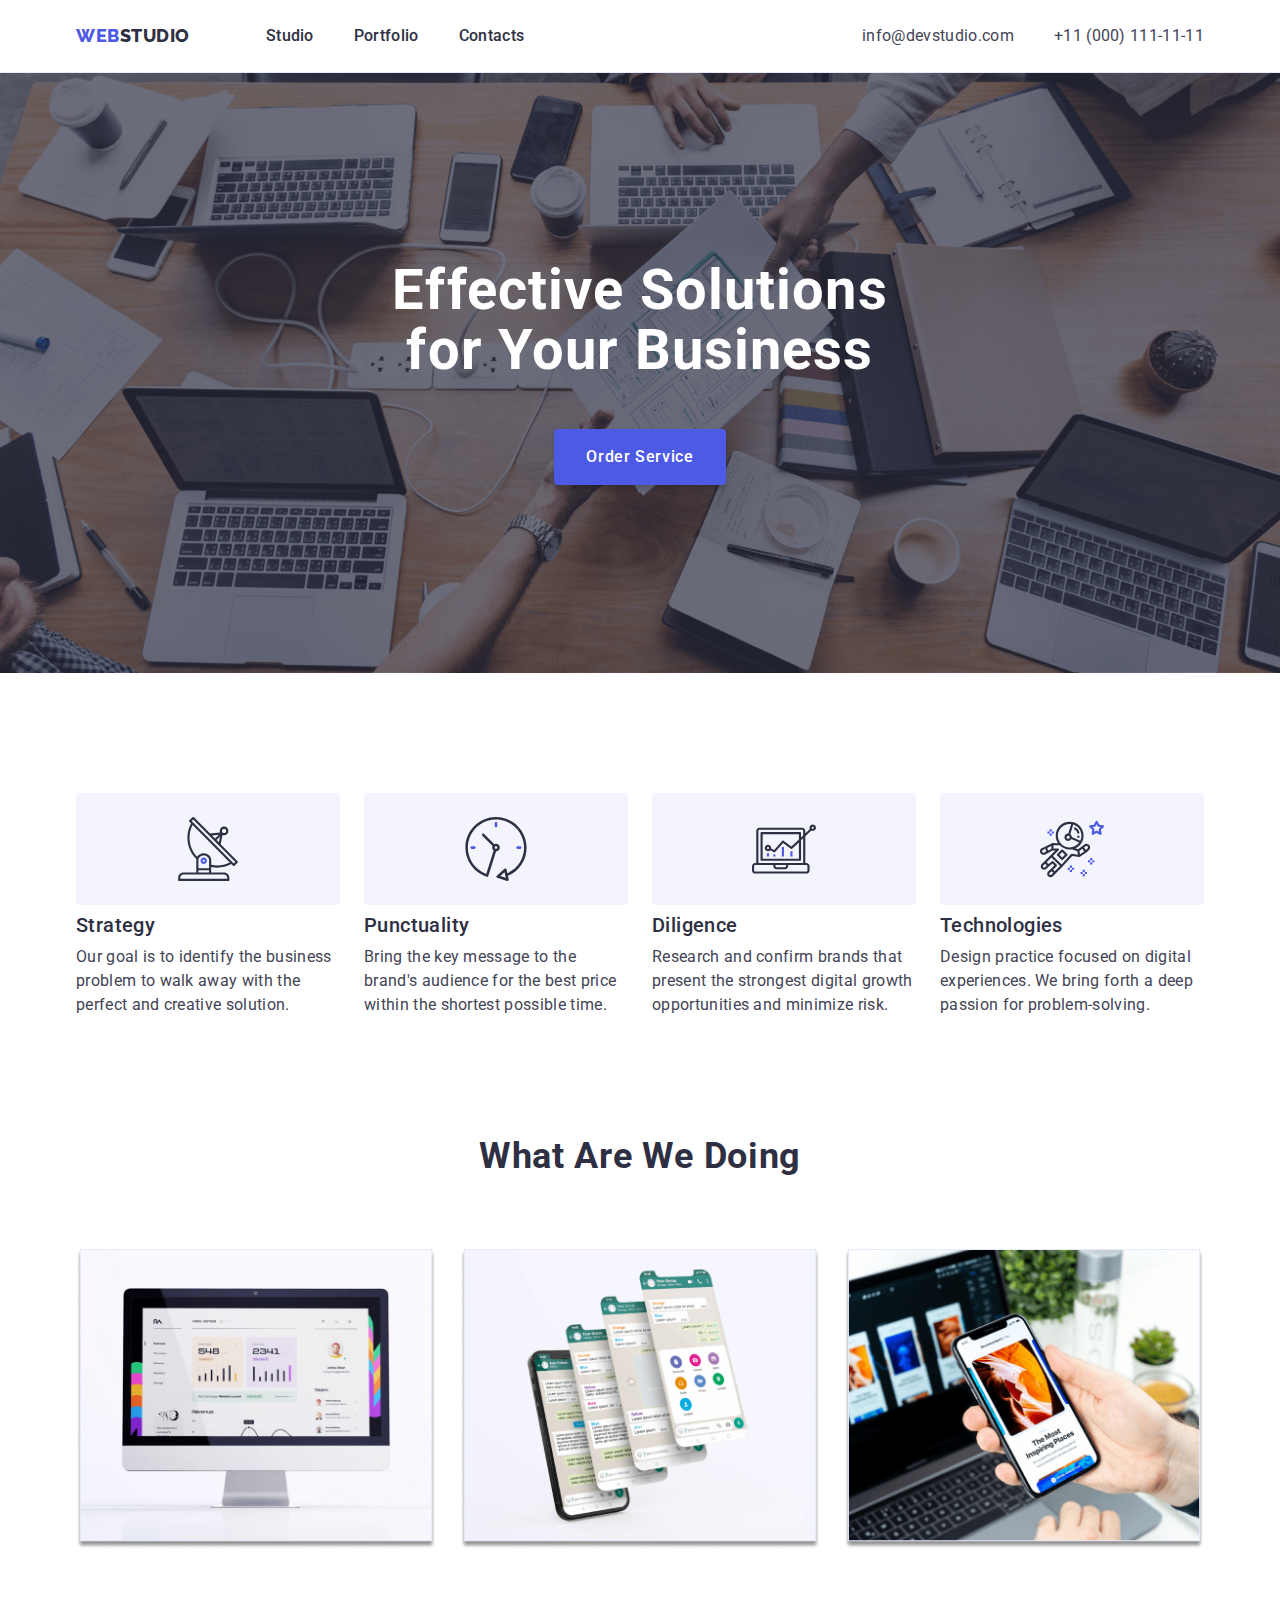
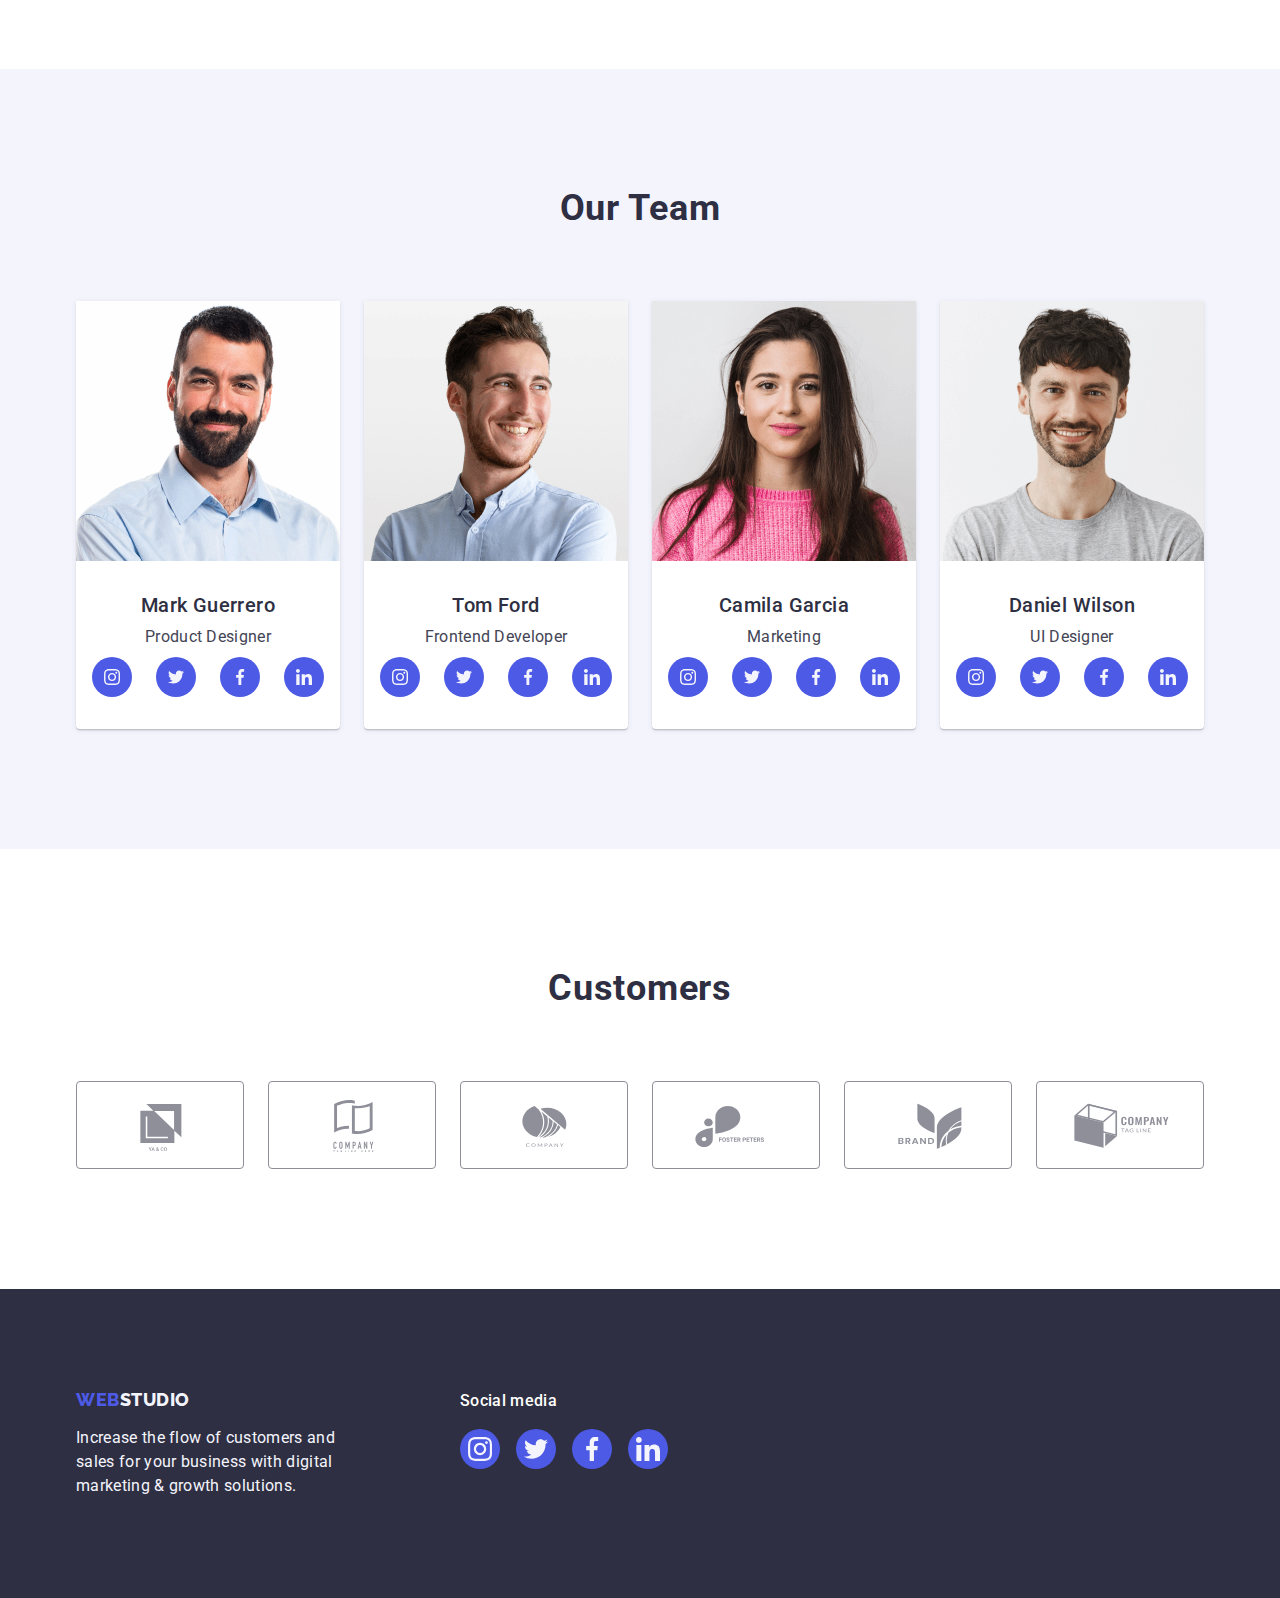
<file: index.html>
<!DOCTYPE html>
<html lang="en">
<head>
    <meta charset="UTF-8">
    <meta http-equiv="X-UA-Compatible" content="IE=edge">
    <meta name="viewport" content="width=device-width, initial-scale=1.0">
    <link rel="stylesheet" href="https://cdnjs.cloudflare.com/ajax/libs/modern-normalize/1.0.0/modern-normalize.min.css" />
    <link rel="stylesheet" href="./css/styles.css" />
    <link rel="preconnect" href="https://fonts.googleapis.com">
    <link rel="preconnect" href="https://fonts.gstatic.com" crossorigin>
    <link href="https://fonts.googleapis.com/css2?family=Raleway:wght@800&family=Roboto:wght@400;500;700&display=swap" rel="stylesheet">
    <title>Document</title>
</head>
<body>
    <header class="header">
        <div class="container">
            <nav class="nav">
                <a href="./index.html" class="logo link ">Web<span class="logo-head">Studio</span></a>
                <ul class="list">
                    <li><a href="./index.html" class="navi link">Studio</a></li>
                    <li><a href="./portfolio.html" class="navi link">Portfolio</a></li>
                    <li><a href="" class="navi link">Contacts</a></li>
                </ul>
            </nav>
            <address class="addr">
                <ul class="list">
                    <li><a class="addr-link link" href="mailto:info@devstudio.com">info@devstudio.com</a></li>
                    <li><a class="addr-link link" href="tel:+110001111111">+11 (000) 111-11-11</a></li>
                </ul>
            </address>
        </div>
    </header>
    <main>
        <section class="sektion-one">
            <div class="container">
                <h1 class="title">Effective Solutions for Your Business</h1>
                <button type="button" class="butt">Order Service</button>
            </div>
        </section>
        <section class="sektion-two">
            <div class="container">
                <h2 class="sektion-two-title visually-hidden">Sektion two</h2> 
                <ul class="list">
                    <li class="li-t">
                        <div class="sektion-two-ic">
                            <svg width="64" height="64" class="sektion-two-icon">
                                <use href="./images/icons.svg#icon-antenna"></use>
                            </svg>
                        </div>
                        <h3 class="list-title">Strategy</h3>
                        <p class="list-par">Our goal is to identify the business problem to walk away with the perfect and creative solution. </p>
                    </li>
                    <li class="li-t">
                        <div class="sektion-two-ic">
                            <svg width="64" height="64" class="sektion-two-icon">
                                <use href="./images/icons.svg#icon-clock"></use>
                            </svg>
                        </div>
                        <h3 class="list-title">Punctuality</h3>
                        <p class="list-par">Bring the key message to the brand's audience for the best price within the shortest possible time.</p>
                    </li>
                    <li class="li-t">
                        <div class="sektion-two-ic">
                            <svg width="64" height="64" class="sektion-two-icon">
                                <use href="./images/icons.svg#icon-diagram"></use>
                            </svg>
                        </div>
                        <h3 class="list-title">Diligence</h3>
                        <p class="list-par">Research and confirm brands that present the strongest digital growth opportunities and minimize risk.</p>
                    </li>
                    <li class="li-t">
                        <div class="sektion-two-ic">
                            <svg width="64" height="64" class="sektion-two-icon">
                                <use href="./images/icons.svg#icon-astronaut"></use>
                            </svg>
                        </div>
                        <h3 class="list-title">Technologies</h3>
                        <p class="list-par">Design practice focused on digital experiences. We bring forth a deep passion for problem-solving.</p>
                    </li>
                </ul>
            </div>
        </section>
        <section class="sektion-three">
            <div class="container">
                <h2 class="sektion-three-title">What are we doing</h2>
                <ul class="list">
                    <li class="sektion-three-li"><img class="sektion-three-img" src="./images/img1.jpg" alt="img" width="360"></li>
                    <li class="sektion-three-li"><img class="sektion-three-img" src="./images/img2.jpg" alt="img" width="360"></li>
                    <li class="sektion-three-li"><img class="sektion-three-img" src="./images/img3.jpg" alt="img" width="360"></li>
                </ul>
            </div>
        </section>
        <section class="sektion-four">
            <div class="container">
                <h2 class="sektion-four-title">Our Team</h2>
                <ul class="list">
                    <li class="li-four">
                        <img class="sektion-four-img" src="./images/mark.jpg" alt="Human" width="264">
                        <div class="li-four-text">
                            <h3 class="li-four-title">Mark Guerrero</h3>
                            <p class="li-four-par">Product Designer</p>
                            <ul class="four-ic-list list">
                                <li class="four-ic-list-li">
                                    <a href="" class="four-ic-link link">
                                        <svg width="16" height="16" class="four-icon">
                                        <use href="./images/icons.svg#icon-instagram"></use>
                                        </svg>
                                    </a>
                                </li>
                                <li class="four-ic-list-li">
                                    <a href="" class="four-ic-link link">
                                        <svg width="16" height="16" class="four-icon">
                                        <use href="./images/icons.svg#icon-twitter"></use>
                                        </svg>
                                    </a>
                                </li>
                                <li class="four-ic-list-li">
                                    <a href="" class="four-ic-link link">
                                        <svg width="16" height="16" class="four-icon">
                                        <use href="./images/icons.svg#icon-facebook"></use>
                                        </svg>
                                    </a>
                                </li>
                                <li class="four-ic-list-li">
                                    <a href="" class="four-ic-link link">
                                        <svg width="16" height="16" class="four-icon">
                                        <use href="./images/icons.svg#icon-linkedin"></use>
                                        </svg>
                                    </a>
                                </li>
                            </ul>
                        </div>
                    </li>
                    <li class="li-four">
                        <img class="sektion-four-img" src="./images/tom.jpg" alt="Human" width="264">
                        <div class="li-four-text">
                            <h3 class="li-four-title">Tom Ford</h3>
                            <p class="li-four-par">Frontend Developer</p>
                            <ul class="four-ic-list list">
                                <li class="four-ic-list-li">
                                    <a href="" class="four-ic-link link">
                                        <svg width="16" height="16" class="four-icon">
                                        <use href="./images/icons.svg#icon-instagram"></use>
                                        </svg>
                                    </a>
                                </li>
                                <li class="four-ic-list-li">
                                    <a href="" class="four-ic-link link">
                                        <svg width="16" height="16" class="four-icon">
                                        <use href="./images/icons.svg#icon-twitter"></use>
                                        </svg>
                                    </a>
                                </li>
                                <li class="four-ic-list-li">
                                    <a href="" class="four-ic-link link">
                                        <svg width="16" height="16" class="four-icon">
                                        <use href="./images/icons.svg#icon-facebook"></use>
                                        </svg>
                                    </a>
                                </li>
                                <li class="four-ic-list-li">
                                    <a href="" class="four-ic-link link">
                                        <svg width="16" height="16" class="four-icon">
                                        <use href="./images/icons.svg#icon-linkedin"></use>
                                        </svg>
                                    </a>
                                </li>
                            </ul>
                        </div>
                    </li>
                    <li class="li-four">
                        <img class="sektion-four-img" src="./images/camila.jpg" alt="Human" width="264">
                        <div class="li-four-text">
                            <h3 class="li-four-title">Camila Garcia</h3>
                            <p class="li-four-par">Marketing</p>
                            <ul class="four-ic-list list">
                                <li class="four-ic-list-li">
                                    <a href="" class="four-ic-link link">
                                        <svg width="16" height="16" class="four-icon">
                                        <use href="./images/icons.svg#icon-instagram"></use>
                                        </svg>
                                    </a>
                                </li>
                                <li class="four-ic-list-li">
                                    <a href="" class="four-ic-link link">
                                        <svg width="16" height="16" class="four-icon">
                                        <use href="./images/icons.svg#icon-twitter"></use>
                                        </svg>
                                    </a>
                                </li>
                                <li class="four-ic-list-li">
                                    <a href="" class="four-ic-link link">
                                        <svg width="16" height="16" class="four-icon">
                                        <use href="./images/icons.svg#icon-facebook"></use>
                                        </svg>
                                    </a>
                                </li>
                                <li class="four-ic-list-li">
                                    <a href="" class="four-ic-link link">
                                        <svg width="16" height="16" class="four-icon">
                                        <use href="./images/icons.svg#icon-linkedin"></use>
                                        </svg>
                                    </a>
                                </li>
                            </ul>
                        </div>
                    </li>
                    <li class="li-four">
                        <img class="sektion-four-img" src="./images/daniel.jpg" alt="Human" width="264">
                        <div class="li-four-text">
                            <h3 class="li-four-title">Daniel Wilson</h3>
                            <p class="li-four-par">UI Designer</p>
                            <ul class="four-ic-list list">
                                <li class="four-ic-list-li">
                                    <a href="" class="four-ic-link link">
                                        <svg width="px" height="16" class="four-icon">
                                        <use href="./images/icons.svg#icon-instagram"></use>
                                        </svg>
                                    </a>
                                </li>
                                <li class="four-ic-list-li">
                                    <a href="" class="four-ic-link link">
                                        <svg width="16" height="16" class="four-icon">
                                        <use href="./images/icons.svg#icon-twitter"></use>
                                        </svg>
                                    </a>
                                </li>
                                <li class="four-ic-list-li">
                                    <a href="" class="four-ic-link link">
                                        <svg width="16" height="16" class="four-icon">
                                        <use href="./images/icons.svg#icon-facebook"></use>
                                        </svg>
                                    </a>
                                </li>
                                <li class="four-ic-list-li">
                                    <a href="" class="four-ic-link link">
                                        <svg width="16" height="16" class="four-icon">
                                        <use href="./images/icons.svg#icon-linkedin"></use>
                                        </svg>
                                    </a>
                                </li>
                            </ul>
                        </div>
                    </li>
                </ul>
            </div>
        </section>
        <section class="sektion-five">
            <div class="container">
                <h2 class="sektion-five-title">Customers</h2>
                <ul class="sektion-five-list list">
                    <li class="sektion-five-li">
                        <a href="" class="sektion-five-link link">
                            <svg width="104" height="56" class="sektion-five-ic">
                                <use href="./images/icons.svg#icon-Logo1"></use>
                            </svg>
                        </a>
                    </li>
                    <li class="sektion-five-li">
                        <a href="" class="sektion-five-link link">
                            <svg width="104" height="56" class="sektion-five-ic">
                                <use href="./images/icons.svg#icon-Logo2"></use>
                            </svg>
                        </a>
                    </li>
                    <li class="sektion-five-li">
                        <a href="" class="sektion-five-link link">
                            <svg width="104" height="56" class="sektion-five-ic">
                                <use href="./images/icons.svg#icon-Logo3"></use>
                            </svg>
                        </a>
                    </li>
                    <li class="sektion-five-li">
                        <a href="" class="sektion-five-link link">
                            <svg width="104" height="56" class="sektion-five-ic">
                                <use href="./images/icons.svg#icon-Logo4"></use>
                            </svg>
                        </a>
                    </li>
                    <li class="sektion-five-li">
                        <a href="" class="sektion-five-link link">
                            <svg width="104" height="56" class="sektion-five-ic">
                                <use href="./images/icons.svg#icon-Logo5"></use>
                            </svg>
                        </a>
                    </li>
                    <li class="sektion-five-li">
                        <a href="" class="sektion-five-link link">
                            <svg width="104" height="56" class="sektion-five-ic">
                                <use href="./images/icons.svg#icon-Logo6"></use>
                            </svg>
                        </a>
                    </li>
                </ul>
            </div>
        </section>
    </main>
    <footer class="footer">
        <div class="container">
            <div class="foot-l">
                <a href="./index.html" class="foot-a logo link">Web<span class="logo-foot">Studio</span></a>
                <p class="foot-par">Increase the flow of customers and sales for your business with digital marketing & growth solutions.</p>
            </div>
            <div class="foot-r">
                <p class="foot-par-two">Social media</p>
                <ul class="foot-r-list list">
                    <li class="foot-list">
                        <a class="foot-list-link link" href="">
                            <svg class="foot-icons" width="24" height="24">
                                <use href="./images/icons.svg#icon-instagram"></use>
                            </svg>
                        </a>
                    </li>
                    <li class="foot-list">
                        <a class="foot-list-link link" href="">
                            <svg class="foot-icons" width="24" height="24">
                                <use href="./images/icons.svg#icon-twitter"></use>
                            </svg>
                        </a>
                    </li>
                    <li class="foot-list">
                        <a class="foot-list-link link" href="">
                            <svg class="foot-icons" width="24" height="24">
                                <use href="./images/icons.svg#icon-facebook"></use>
                            </svg>
                        </a>
                    </li>
                    <li class="foot-list">
                        <a class="foot-list-link link" href="">
                            <svg class="foot-icons" width="24" height="24">
                                <use href="./images/icons.svg#icon-linkedin"></use>
                            </svg>
                        </a>
                    </li>
                </ul>
            </div>
        </div>
    </footer>
</body>
</html>
</file>
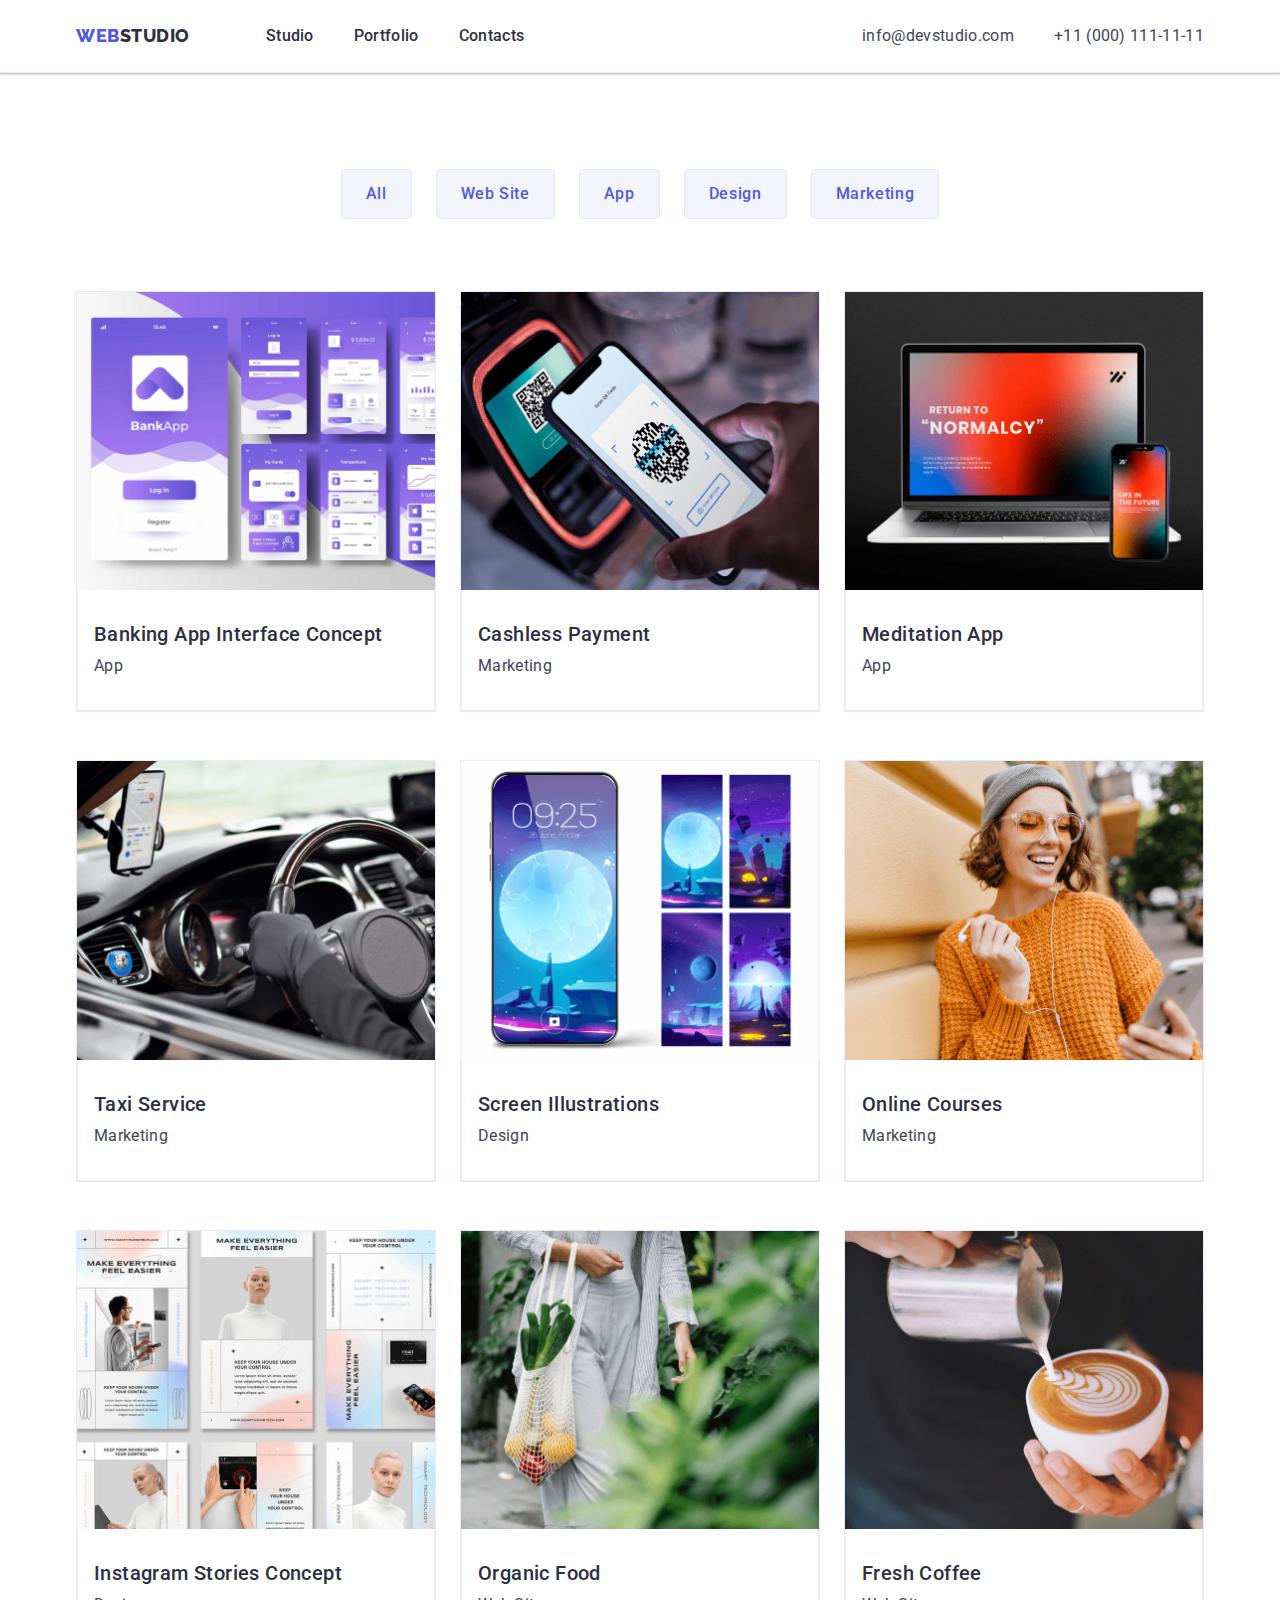
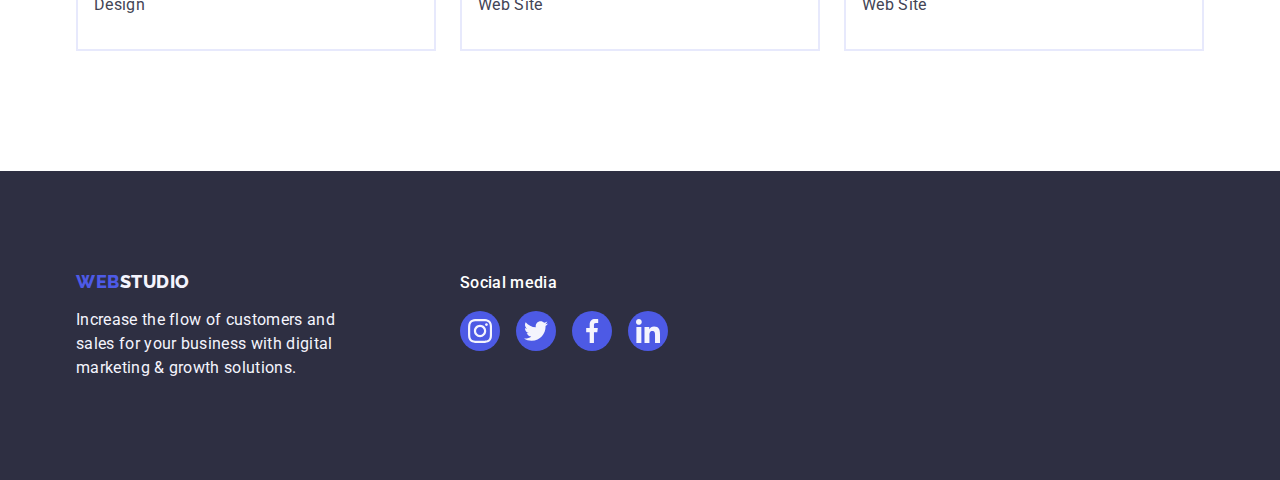
<file: portfolio.html>
<!DOCTYPE html>
<html lang="en">
<head>
    <meta charset="UTF-8">
    <meta http-equiv="X-UA-Compatible" content="IE=edge">
    <meta name="viewport" content="width=device-width, initial-scale=1.0">
    <link rel="stylesheet" href="https://cdnjs.cloudflare.com/ajax/libs/modern-normalize/1.0.0/modern-normalize.min.css" />
    <link rel="stylesheet" href="./css/styles.css" />
    <link rel="preconnect" href="https://fonts.googleapis.com">
    <link rel="preconnect" href="https://fonts.gstatic.com" crossorigin>
    <link href="https://fonts.googleapis.com/css2?family=Raleway:wght@800&family=Roboto:wght@400;500;700&display=swap" rel="stylesheet">
    <title>Document</title>
</head>
<body>
    <header class="header">
        <div class="container">
            <nav class="nav">
                <a href="./index.html" class="logo link">Web<span class="logo-head">Studio</span></a>
                <ul class="list">
                    <li><a class="link navi" href="./index.html">Studio</a></li>
                    <li><a class="link navi" href="./portfolio.html">Portfolio</a></li>
                    <li><a class="link navi" href="">Contacts</a></li>
                </ul>
            </nav>
            <address class="addr">
                <ul class="list">
                    <li><a class="addr-link link" href="mailto:info@devstudio.com">info@devstudio.com</a></li>
                    <li><a class="addr-link link" href="tel:+110001111111">+11 (000) 111-11-11</a></li>
                </ul>
            </address>
        </div>
    </header>
    <main>
        <section class="portfolio-section">
            <div class="container">
                <h1 class="visually-hidden">Section</h1>
                <ul class="list portfolio-butt-list">
                    <li>
                        <button type="button" class="portfolio-butt">All</button>
                    </li>
                    <li>
                        <button type="button" class="portfolio-butt">Web Site</button>
                    </li>
                    <li>
                        <button type="button" class="portfolio-butt">App</button>
                    </li>
                    <li>
                        <button type="button" class="portfolio-butt">Design</button>
                    </li>
                    <li>
                        <button type="button" class="portfolio-butt">Marketing</button>
                    </li>
                </ul>
                <ul class="list portfolio-punct-list">
                    <li class="port-punct">
                        <a href="" class="link portfolio-punct-list-link">
                            <img class="portfolio-img" src="./images/img01.jpg" alt="Cashless">
                            <div class="info">
                                <h2 class="portfolio-list-title">Banking App Interface Concept</h2>
                                <p class="portfolio-list-par">App</p>
                            </div>
                        </a>
                    </li>
                    <li class="port-punct">
                        <a href="" class="link portfolio-punct-list-link">
                            <img class="portfolio-img" src="./images/img02.jpg" alt="Cashless">
                            <div class="info">
                                <h2 class="portfolio-list-title">Cashless Payment</h2>
                                <p class="portfolio-list-par">Marketing</p>
                            </div>
                        </a>
                    </li>
                    <li class="port-punct">
                        <a href="" class="link portfolio-punct-list-link">
                            <img class="portfolio-img" src="./images/img03.jpg" alt="Cashless">
                            <div class="info">
                                <h2  class="portfolio-list-title">Meditation App</h2>
                                <p class="portfolio-list-par">App</p>
                            </div>
                        </a>
                    </li>
                    <li class="port-punct">
                        <a href="" class="link portfolio-punct-list-link">
                            <img class="portfolio-img" src="./images/img04.jpg" alt="Cashless">
                            <div class="info">
                                <h2 class="portfolio-list-title">Taxi Service</h2>
                                <p class="portfolio-list-par">Marketing</p>
                            </div>
                        </a>
                    </li>
                    <li class="port-punct">
                        <a href="" class="link portfolio-punct-list-link">
                            <img class="portfolio-img" src="./images/img05.jpg" alt="Cashless">
                            <div class="info">
                                <h2  class="portfolio-list-title">Screen Illustrations</h2>
                                <p class="portfolio-list-par">Design</p>
                            </div>
                        </a>
                    </li>
                    <li class="port-punct">
                        <a href="" class="link portfolio-punct-list-link">
                            <img class="portfolio-img" src="./images/img06.jpg" alt="Cashless">
                            <div class="info">
                                <h2 class="portfolio-list-title">Online Courses</h2>
                                <p class="portfolio-list-par">Marketing</p>
                            </div>
                        </a>
                    </li>
                    <li class="port-punct">
                        <a href="" class="link portfolio-punct-list-link">
                            <img class="portfolio-img" src="./images/img07.jpg" alt="Cashless">
                            <div class="info">
                                <h2 class="portfolio-list-title">Instagram Stories Concept</h2>
                                <p class="portfolio-list-par">Design</p>
                            </div>
                        </a>
                    </li>
                    <li class="port-punct">
                        <a href="" class="link portfolio-punct-list-link">
                            <img class="portfolio-img" src="./images/img08.jpg" alt="Cashless">
                            <div class="info">
                                <h2 class="portfolio-list-title">Organic Food</h2>
                                <p class="portfolio-list-par">Web Site</p>
                            </div>
                        </a>
                    </li>
                    <li class="port-punct">
                        <a href="" class="link portfolio-punct-list-link">
                            <img class="portfolio-img" src="./images/img09.jpg" alt="Cashless">
                            <div class="info">
                               <h2 class="portfolio-list-title">Fresh Coffee</h2>
                               <p class="portfolio-list-par">Web Site</p>
                            </div>
                        </a>
                    </li>
                </ul>
            </div>
        </section>
    </main>
    <footer class="footer">
        <div class="container">
            <div class="foot-l">
                <a href="./index.html" class="foot-a logo link">Web<span class="logo-foot">Studio</span></a>
                <p class="foot-par">Increase the flow of customers and sales for your business with digital marketing & growth solutions.</p>
            </div>
            <div class="foot-r">
                <p class="foot-par-two">Social media</p>
                <ul class="foot-r-list list">
                    <li class="foot-list">
                        <a class="foot-list-link link" href="">
                            <svg class="foot-icons" width="24" height="24">
                                <use href="./images/icons.svg#icon-instagram"></use>
                            </svg>
                        </a>
                    </li>
                    <li class="foot-list">
                        <a class="foot-list-link link" href="">
                            <svg class="foot-icons" width="24" height="24">
                                <use href="./images/icons.svg#icon-twitter"></use>
                            </svg>
                        </a>
                    </li>
                    <li class="foot-list">
                        <a class="foot-list-link link" href="">
                            <svg class="foot-icons" width="24" height="24">
                                <use href="./images/icons.svg#icon-facebook"></use>
                            </svg>
                        </a>
                    </li>
                    <li class="foot-list">
                        <a class="foot-list-link link" href="">
                            <svg class="foot-icons" width="24" height="24">
                                <use href="./images/icons.svg#icon-linkedin"></use>
                            </svg>
                        </a>
                    </li>
                </ul>
            </div>
        </div>
    </footer>
</body>
</html>
</file>
<file: css/styles.css>
* {
    margin: 0;
    box-sizing: border-box;
}


p,h1,h2,h3,h4,h5,h6 {
    margin: 0;
}


ul {
    margin: 0;
    padding-left: 0;
}


img {
    display: block;
}


button {
    cursor: pointer;
}


.container {
    width: 1158px;
    padding-left: 15px;
    padding-right: 15px;
    margin: 0 auto;
}


body {
    font-family: "Roboto",sans-serif;
    color: #434455;
    background-color:#FFFFFF;
}


.header {
    padding-top: 24px;
    padding-bottom: 24px;
    border-bottom: 1px solid #e7e9fc;
    box-shadow: 0px 2px 1px rgba(46, 47, 66, 0.08), 0px 1px 1px rgba(46, 47, 66, 0.16), 0px 1px 6px rgba(46, 47, 66, 0.08);
}
  

.header>.container {
    display: flex;
}


.link {
    text-decoration: none;
    color: #404bbf
}


.link:hover {
    text-decoration: none;
    color: #404bbf
}


.link:focus {
    text-decoration: none;
    color: #404bbf
}


.list {
    list-style: none;
    font-style: normal;
}



.logo > .link {
    color: #4d5ae5;
}


.logo {
    font-family: "Raleway", sans-serif;
    font-weight: 800;
    font-size: 18px;
    line-height: 1.17;
    letter-spacing: 0.03em;
    text-transform: uppercase;
    color:#4d5ae5;
    margin-right: 76px;
}


.logo-head {
    color:#2e2f42;
}


.logo-foot {
    color: #f4f4fd;
}



.nav {
    display: flex;
    justify-content: space-between;
    align-items: center;
}


.nav>.list {
    display: flex;
    padding: 0px;
    gap: 40px;
}


.navi {
    font-weight: 500;
    font-size: 16px;
    line-height: 1.5;
    letter-spacing: 0.02em;
    color:#2e2f42;
    padding: 24px 0;
    
}


.addr {
    font-style: normal;
    align-items: center;
    margin-left: auto;
}


.addr>.list {
    display: flex;
    padding: 0px;
    gap: 40px;
}


.addr-link {
    font-size: 16px;
    line-height: 1.5;
    letter-spacing: 0.02em;
    color:#434455;
    gap: 40px;
}




.sektion-one {
    background-color: #2e2f42;
    padding-top: 188px;
    padding-bottom: 188px;
    text-align: center;
    background-image: linear-gradient(rgba(46, 47, 66, 0.7), rgba(46, 47, 66, 0.7)), url(../images/hero.jpg);
    background-repeat: no-repeat;
    background-position: center;
    background-size: cover;
    max-width: 1440px;
    margin: 0 auto;
}


.title {
    font-size: 56px;
    line-height: 1.07;
    letter-spacing: 0.02em;
    color: #ffffff;
    max-width: 496px;
    margin: 0 auto;
    margin-bottom: 48px;
}


.butt {
    background-color: #4D5AE5;
    font-family: "Roboto", sans-serif;
    font-weight: 500;
    font-size: 16px;
    line-height: 1.5;
    letter-spacing: 0.04em;
    color: #ffffff;
    cursor: pointer;
    padding: 16px 32px;
    box-shadow: 0px 4px 4px rgba(0, 0, 0, 0.15);
    border-radius: 4px;
    display: block;
    min-width: 169px;
    height: 56px;
    border: none;
    margin: 0 auto;
}


.butt:is(:hover, :focus) {
    background-color: #404BBF;
    font-family: "Roboto", sans-serif;
    font-weight: 500;
    font-size: 16px;
    line-height: 1.5;
    letter-spacing: 0.04em;
    color: #ffffff;
    cursor: pointer;
}




.sektion-two {
    background-color: #FFFFFF;
    padding-top: 120px;
    padding-bottom: 60px;
    padding: 120px 0;
}


.sektion-two>.container>.list {
    display: flex;
    justify-content: space-between;
    gap: 24px;
}


.sektion-two-title {
    font-size: 36px;
    line-height: 1.11;
    text-align: center;
}


.visually-hidden {
    position: absolute;
    width: 1px;
    height: 1px;
    margin: -1px;
    border: 0;
    padding: 0;
    white-space: nowrap;
    clip-path: inset(100%);
    clip: rect(0 0 0 0);
    overflow: hidden;
}


.li-t {
    flex-basis: calc((100% - 72px) / 4); 
}


.sektion-two-ic {
    display: flex;
    align-items: center;
    justify-content: center;
    height: 112px;
    background-color: #f4f4fd;
    border-radius: 4px;
    margin-bottom: 8px;
}


.list-title {
    font-weight: 500;
    font-size: 20px;
    line-height: 1.2;
    letter-spacing: 0.02em;
    color:#2e2f42;
    margin-bottom: 8px;
}


.list-par {
    font-size: 16px;
    line-height: 1.5;
    letter-spacing: 0.02em;
    color: #434455;
}




.sektion-three {
    padding-bottom: 120px;
}


.sektion-three>.container>.list {
    display: flex;
    justify-content: space-between;
    gap: 24px;
}


.sektion-three-li {
    width: calc((100% - 48px) / 3);
}


.sektion-three-title  {
    font-size: 36px;
    line-height: 1.11;
    text-align: center;
    letter-spacing: 0.02em;
    text-transform: capitalize;
    color:#2e2f42;
    margin-bottom: 72px;
}


.sektion-three-img {
    width: 360px;
    height: 300px;
}




.sektion-four {
    background-color: #F4F4FD;
    padding-top: 120px;
    padding-bottom: 120px;
}


.sektion-four>.container>.list {
    display: flex;
    justify-content: space-between;
    gap: 24px;
}


.sektion-four-title {
    font-size: 36px;
    line-height: 1.11;
    text-align: center;
    letter-spacing: 0.02em;
    text-transform: capitalize;
    color: #2e2f42;
    margin-bottom: 72px;
}


.li-four {
    background-color: #FFFFFF;
    box-shadow: 0px 1px 6px rgba(46, 47, 66, 0.08), 0px 1px 1px rgba(46, 47, 66, 0.16), 0px 2px 1px rgba(46, 47, 66, 0.08);
    border-radius: 0px 0px 4px 4px;
    width: 264px;
    text-align: center;
    flex-basis: calc((100% - 72px) / 4);
}


.sektion-four-img {
    width: 100%;
}

.li-four-text {
    padding-top: 32px;
    padding-bottom: 32px;
}

.li-four-title {
    font-weight: 500;
    font-size: 20px;
    line-height: 1.2;
    letter-spacing: 0.02em;
    color: #2e2f42;
    margin-bottom: 8px;
}


.li-four-par {
    font-size: 16px;
    line-height: 1.5;
    letter-spacing: 0.02em;
    color:#434455;
    margin-bottom: 8px;
}


.four-ic-list {
    display: flex;
    justify-content: center;

    gap: 24px;
    height: 40px;
    
}


.four-ic-list-li {
    width: 40px;
    height: 40px;
    box-sizing: border-box;
}


.four-ic-link {
    width: 100%;
    height: 100%;
    border-radius: 50%;
    background-color: #4D5AE5;
    display: flex;
    align-items: center;
    justify-content: center;
}


.four-ic-link:hover {
    background-color:  #404bbf;
}





.four-ic-link:focus {
    background-color:  #404bbf;
}



.four-icon {
    fill: #f4f4fd;
}



.sektion-five {
    padding-top: 120px;
    padding-bottom: 120px;
}


.sektion-five-title {
    font-size: 36px;
    line-height: 1.11;
    text-align: center;
    letter-spacing: 0.02em;
    text-transform: capitalize;
    color: #2e2f42;
    margin-bottom: 72px;
}
    

.sektion-five-list {
    display: flex;
    align-items: center;
    justify-content: center;
    gap: 24px;    
}


.sektion-five-li {
    width: calc((100% - 120px) / 6);
    height: 88px;

}


.sektion-five-link {
    width: 100%;
    height: 100%;
    border: 1px solid #8E8F99;
    border-radius: 4px;
    display: flex;
    align-items: center;
    justify-content: center;
    color: #8e8f99;
}


.sektion-five-ic {
    fill: currentColor;
}


.sektion-five-link:hover {
    border-color: #404bbf; 
    color: #404bbf;
}


.sektion-five-link:focus {
    border-color: #404bbf; 
    color: #404bbf;
}




.footer {
    background-color:#2e2f42;
    padding-top: 100px;
    padding-bottom: 100px;
}


.footer>.container {
    display: flex;
    align-items: baseline;

}


.foot-l {
    margin-right: 120px;
}


.foot-r {
    
}


.foot-a {
    display: inline-block;
    margin-bottom: 16px;
}


.foot-par {
    color: #F4F4FD;
    font-family: 'Roboto';
    font-style: normal;
    font-weight: 400;
    font-size: 16px;
    line-height: 24px;
    letter-spacing: 0.02em;
    max-width: 264px;
}


.foot-par-two {
    font-weight: 500;
    font-size: 16px;
    line-height: 1.5;
    letter-spacing: 0.02em;
    color: #FFFFFF;
    margin-bottom: 16px;

}


.foot-r-list {
    display: flex;
    gap: 16px;
}


.foot-list {
    width: 40px;
    height: 40px;

}


.foot-list-link {
    width: 100%;
    height: 100%;
    background-color: #4d5ae5;
    border-radius: 50%;
    display: flex;
    align-items: center;
    justify-content: center;
}


.foot-list-link:hover {
    background-color: #31d0aa;
}


.foot-list-link:focus {
    background-color: #31d0aa;
}


.foot-icons {
    fill: #f4f4fd;
}







.portfolio-section {
    padding-top: 96px;
    padding-bottom: 120px;
}


.portfolio-butt-list {
    margin-bottom: 72px;
    justify-content: center;
    display: flex;
    gap: 24px;
}


.portfolio-butt {
    font-family: "Roboto", sans-serif;
    font-weight: 500;
    font-size: 16px;
    line-height: 1.5;
    letter-spacing: 0.04em;
    color: #4d5ae5;
    background-color: #F4F4FD;
    cursor: pointer;
    display: flex;
    flex-direction: row;
    justify-content: center;
    align-items: center;
    padding: 12px 24px;
    border: 1px solid #E7E9FC;
    border-radius: 4px;
    flex: none;
    order: 2;
    flex-grow: 0;
}


.portfolio-butt:hover {
    box-shadow: 0px 3px 1px rgba(0, 0, 0, 0.1), 0px 2px 1px rgba(0, 0, 0, 0.08), 0px 2px 2px rgba(0, 0, 0, 0.12);
    color: #FFFFFF;
    background-color: #404BBF;
    border: 1px solid transparent;
}


.portfolio-butt:focus {
    box-shadow: 0px 3px 1px rgba(0, 0, 0, 0.1), 0px 2px 1px rgba(0, 0, 0, 0.08), 0px 2px 2px rgba(0, 0, 0, 0.12);
    color: #FFFFFF;
    background-color: #404BBF;
    border: 1px solid transparent;
}


.portfolio-punct-list {
    display: flex;
    justify-content: space-between;
    flex-wrap: wrap;
    column-gap: 24px;
    row-gap: 48px;
}


.portfolio-punct-list-link {
    display: block;
}


.portfolio-punct-list-link:hover {
    box-shadow: 0px 1px 6px rgba(46, 47, 66, 0.08), 0px 1px 1px rgba(46, 47, 66, 0.16), 0px 2px 1px rgba(46, 47, 66, 0.08);
}


.portfolio-punct-list-link:focus {
    box-shadow: 0px 1px 6px rgba(46, 47, 66, 0.08), 0px 1px 1px rgba(46, 47, 66, 0.16), 0px 2px 1px rgba(46, 47, 66, 0.08);
}


.port-punct {
    display: inline-block;
    border: 1px solid #E7E9FC;
    width: calc((100% - 48px) / 3);
    display: inline-block;
}


.portfolio-img {
    display: block;
    width: 100%;
}


.info {
    padding: 32px 16px;
    border: 1px solid #e7e9fc;
    border-top: none;
}


.portfolio-list-title {
    font-weight: 500;
    font-size: 20px;
    line-height: 1.2;
    letter-spacing: 0.02em;
    color:#2e2f42;
    margin-bottom: 8px;
}


.portfolio-list-par {
    font-size: 16px;
    line-height: 1.5;
    letter-spacing: 0.02em;
    color: #434455;
}


:root {
}
</file>
